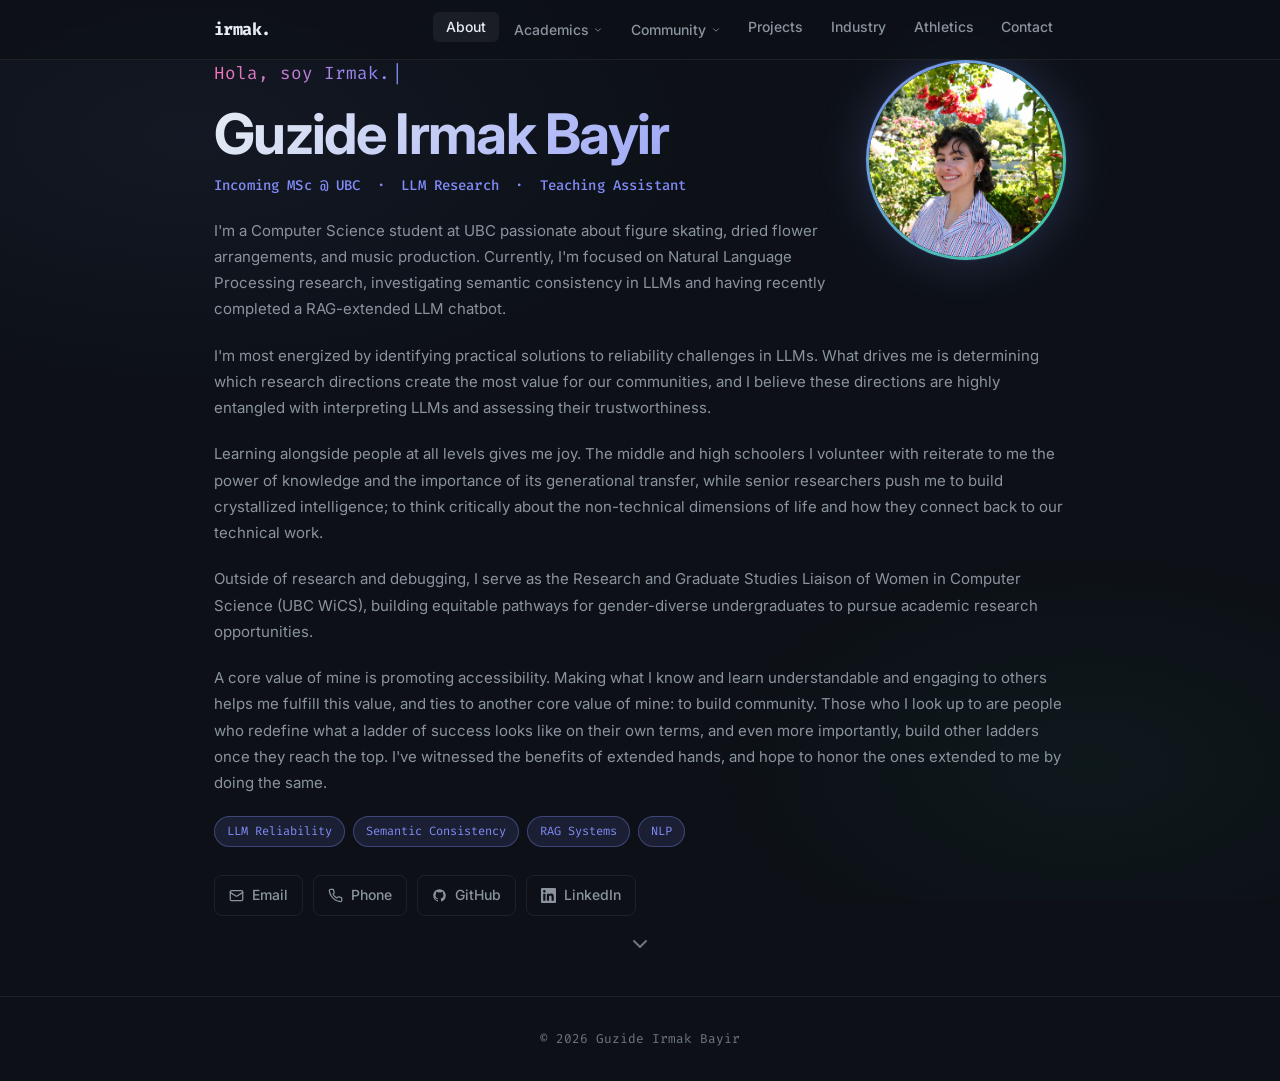
<file: index.html>
<!DOCTYPE html>
<html lang="en">
<head>
  <meta charset="UTF-8">
  <meta name="viewport" content="width=device-width, initial-scale=1">
  <title>Irmak Bayir</title>
  <link rel="preconnect" href="https://fonts.googleapis.com">
  <link rel="preconnect" href="https://fonts.gstatic.com" crossorigin>
  <link href="https://fonts.googleapis.com/css2?family=Inter:wght@300;400;500;600;700&family=Fira+Code:wght@400;500&family=Playfair+Display:wght@600&display=swap" rel="stylesheet">
  <link rel="stylesheet" href="style.css">
</head>
<body>

  <nav id="navbar">
    <div class="nav-inner">
      <a href="index.html" class="nav-brand">irmak.</a>
      <ul class="nav-links">
        <li><a href="index.html">About</a></li>
        <li class="dropdown">
          <button type="button" class="nav-dropdown-toggle" data-pages="education.html,academic.html,conferences.html" aria-haspopup="true" aria-expanded="false">
            Academics
            <svg class="chevron" xmlns="http://www.w3.org/2000/svg" viewBox="0 0 24 24" fill="none" stroke="currentColor" stroke-width="2" stroke-linecap="round" stroke-linejoin="round"><path d="m6 9 6 6 6-6"/></svg>
          </button>
          <ul class="dropdown-menu">
            <li><a href="education.html">Education</a></li>
            <li><a href="academic.html">Academic Experience</a></li>
            <li><a href="conferences.html">Conferences</a></li>
          </ul>
        </li>
        <li class="dropdown">
          <button type="button" class="nav-dropdown-toggle" data-pages="gender-diversity.html,indigenous-initiatives.html" aria-haspopup="true" aria-expanded="false">
            Community
            <svg class="chevron" xmlns="http://www.w3.org/2000/svg" viewBox="0 0 24 24" fill="none" stroke="currentColor" stroke-width="2" stroke-linecap="round" stroke-linejoin="round"><path d="m6 9 6 6 6-6"/></svg>
          </button>
          <ul class="dropdown-menu">
            <li><a href="gender-diversity.html">Gender Diversity</a></li>
            <li><a href="indigenous-initiatives.html">Indigenous Initiatives</a></li>
          </ul>
        </li>
        <li><a href="projects.html">Projects</a></li>
        <li><a href="industry.html">Industry</a></li>
        <li><a href="athletics.html">Athletics</a></li>
        <li><a href="contact.html">Contact</a></li>
      </ul>
    </div>
  </nav>

  <main>

    <!-- HERO -->
    <section id="about" class="hero">
      <div class="hero-text">
        <div id="greeter" aria-live="polite">
          <span id="greeterText"></span><span class="caret" aria-hidden="true">|</span>
        </div>
        <div class="hero-photo">
          <div class="photo-frame">
            <div class="photo-inner">
              <div class="photo-placeholder" aria-hidden="true">IB</div>
              <img src="headshot.png" alt="Irmak Bayir" onerror="this.style.opacity='0'">
            </div>
          </div>
        </div>
        <h1>Guzide Irmak Bayir</h1>
        <p class="hero-subtitle">Incoming&nbsp;MSc&nbsp;@&nbsp;UBC &nbsp;&middot;&nbsp; LLM Research &nbsp;&middot;&nbsp; Teaching&nbsp;Assistant</p>
        <p class="hero-bio">
          I'm a Computer Science student at UBC passionate about figure skating, dried flower
          arrangements, and music production. Currently, I'm focused on Natural Language Processing
          research, investigating semantic consistency in LLMs and having recently completed a
          RAG-extended LLM chatbot.
        </p>
        <p class="hero-bio">
          I'm most energized by identifying practical solutions to reliability challenges in LLMs. What drives me is determining which research directions create the most value for our communities, and I believe these directions are highly entangled with interpreting LLMs and assessing their trustworthiness.
        </p>
        <p class="hero-bio">
          Learning alongside people at all levels gives me joy. The middle and high schoolers I volunteer with reiterate to me the power of knowledge and the importance of its generational transfer, while senior researchers push me to build crystallized intelligence; to think critically about the non-technical dimensions of life and how they connect back to our technical work.
        </p>
        <p class="hero-bio">
          Outside of research and debugging, I serve as the Research and Graduate Studies Liaison of Women in Computer Science (UBC WiCS), building equitable pathways for gender-diverse undergraduates to pursue academic research opportunities.
        </p>
        <p class="hero-bio">
          A core value of mine is promoting accessibility. Making what I know and learn understandable and engaging to others helps me fulfill this value, and ties to another core value of mine: to build community. Those who I look up to are people who redefine what a ladder of success looks like on their own terms, and even more importantly, build other ladders once they reach the top. I've witnessed the benefits of extended hands, and hope to honor the ones extended to me by doing the same.
        </p>
        <div class="hero-tags">
          <span class="tag">LLM Reliability</span>
          <span class="tag">Semantic Consistency</span>
          <span class="tag">RAG Systems</span>
          <span class="tag">NLP</span>
        </div>
        <div class="hero-links">
          <a href="mailto:irmakbayir@gmail.com" class="icon-link" title="Email">
            <svg xmlns="http://www.w3.org/2000/svg" viewBox="0 0 24 24" fill="none" stroke="currentColor" stroke-width="2" stroke-linecap="round" stroke-linejoin="round"><rect x="2" y="4" width="20" height="16" rx="2"/><path d="m22 7-8.97 5.7a1.94 1.94 0 0 1-2.06 0L2 7"/></svg>
            Email
          </a>
          <a href="tel:+16047281573" class="icon-link" title="Phone">
            <svg xmlns="http://www.w3.org/2000/svg" viewBox="0 0 24 24" fill="none" stroke="currentColor" stroke-width="2" stroke-linecap="round" stroke-linejoin="round"><path d="M22 16.92v3a2 2 0 0 1-2.18 2 19.79 19.79 0 0 1-8.63-3.07 19.5 19.5 0 0 1-6-6 19.79 19.79 0 0 1-3.07-8.67A2 2 0 0 1 4.11 2h3a2 2 0 0 1 2 1.72c.127.96.362 1.903.7 2.81a2 2 0 0 1-.45 2.11L8.09 9.91a16 16 0 0 0 6 6l1.27-1.27a2 2 0 0 1 2.11-.45c.907.338 1.85.573 2.81.7A2 2 0 0 1 22 16.92z"/></svg>
            Phone
          </a>
          <a href="https://github.com/irmikimikmik" target="_blank" rel="noopener" class="icon-link" title="GitHub">
            <svg xmlns="http://www.w3.org/2000/svg" viewBox="0 0 24 24" fill="currentColor"><path d="M12 2C6.477 2 2 6.484 2 12.017c0 4.425 2.865 8.18 6.839 9.504.5.092.682-.217.682-.483 0-.237-.008-.868-.013-1.703-2.782.605-3.369-1.343-3.369-1.343-.454-1.158-1.11-1.466-1.11-1.466-.908-.62.069-.608.069-.608 1.003.07 1.531 1.032 1.531 1.032.892 1.53 2.341 1.088 2.91.832.092-.647.35-1.088.636-1.338-2.22-.253-4.555-1.113-4.555-4.951 0-1.093.39-1.988 1.029-2.688-.103-.253-.446-1.272.098-2.65 0 0 .84-.27 2.75 1.026A9.564 9.564 0 0 1 12 6.844a9.59 9.59 0 0 1 2.504.337c1.909-1.296 2.747-1.027 2.747-1.027.546 1.379.202 2.398.1 2.651.64.7 1.028 1.595 1.028 2.688 0 3.848-2.339 4.695-4.566 4.943.359.309.678.92.678 1.855 0 1.338-.012 2.419-.012 2.747 0 .268.18.58.688.482A10.02 10.02 0 0 0 22 12.017C22 6.484 17.522 2 12 2z"/></svg>
            GitHub
          </a>
          <a href="https://www.linkedin.com/in/guzide-irmak-b-129a14175/" target="_blank" rel="noopener" class="icon-link" title="LinkedIn">
            <svg xmlns="http://www.w3.org/2000/svg" viewBox="0 0 24 24" fill="currentColor"><path d="M20.447 20.452h-3.554v-5.569c0-1.328-.027-3.037-1.852-3.037-1.853 0-2.136 1.445-2.136 2.939v5.667H9.351V9h3.414v1.561h.046c.477-.9 1.637-1.85 3.37-1.85 3.601 0 4.267 2.37 4.267 5.455v6.286zM5.337 7.433a2.062 2.062 0 0 1-2.063-2.065 2.064 2.064 0 1 1 2.063 2.065zm1.782 13.019H3.555V9h3.564v11.452zM22.225 0H1.771C.792 0 0 .774 0 1.729v20.542C0 23.227.792 24 1.771 24h20.451C23.2 24 24 23.227 24 22.271V1.729C24 .774 23.2 0 22.222 0h.003z"/></svg>
            LinkedIn
          </a>
        </div>
      </div>
      <a href="education.html" class="scroll-hint" aria-label="Explore more">
        <svg xmlns="http://www.w3.org/2000/svg" viewBox="0 0 24 24" fill="none" stroke="currentColor" stroke-width="2" stroke-linecap="round" stroke-linejoin="round"><path d="m6 9 6 6 6-6"/></svg>
      </a>
    </section>

  </main>

  <footer>
    <p>&copy; 2026 Guzide Irmak Bayir</p>
  </footer>

  <script src="data.js"></script>
  <script src="render.js"></script>
  <script src="script.js"></script>
</body>
</html>
</file>
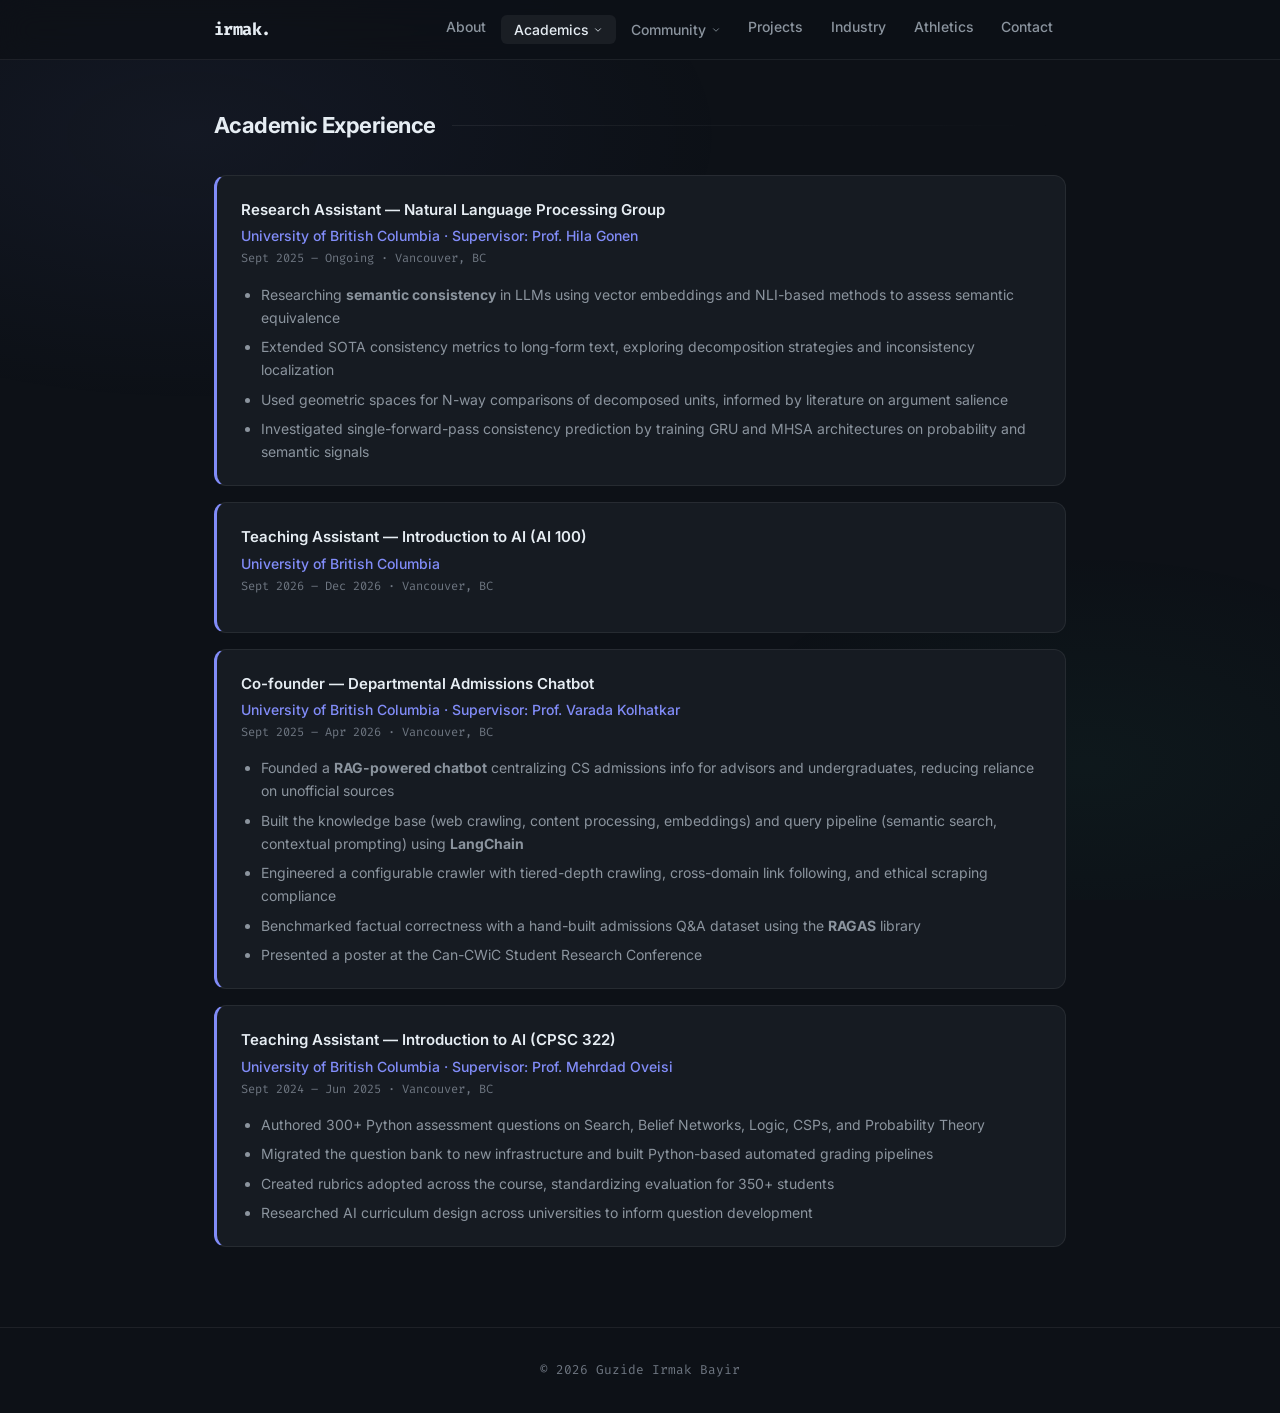
<file: academic.html>
<!DOCTYPE html>
<html lang="en">
<head>
  <meta charset="UTF-8">
  <meta name="viewport" content="width=device-width, initial-scale=1">
  <title>Academic Experience — Irmak Bayir</title>
  <link rel="preconnect" href="https://fonts.googleapis.com">
  <link rel="preconnect" href="https://fonts.gstatic.com" crossorigin>
  <link href="https://fonts.googleapis.com/css2?family=Inter:wght@300;400;500;600;700&family=Fira+Code:wght@400;500&family=Playfair+Display:wght@600&display=swap" rel="stylesheet">
  <link rel="stylesheet" href="style.css">
</head>
<body class="subpage">

  <nav id="navbar">
    <div class="nav-inner">
      <a href="index.html" class="nav-brand">irmak.</a>
      <ul class="nav-links">
        <li><a href="index.html">About</a></li>
        <li class="dropdown">
          <button type="button" class="nav-dropdown-toggle" data-pages="education.html,academic.html,conferences.html" aria-haspopup="true" aria-expanded="false">
            Academics
            <svg class="chevron" xmlns="http://www.w3.org/2000/svg" viewBox="0 0 24 24" fill="none" stroke="currentColor" stroke-width="2" stroke-linecap="round" stroke-linejoin="round"><path d="m6 9 6 6 6-6"/></svg>
          </button>
          <ul class="dropdown-menu">
            <li><a href="education.html">Education</a></li>
            <li><a href="academic.html">Academic Experience</a></li>
            <li><a href="conferences.html">Conferences</a></li>
          </ul>
        </li>
        <li class="dropdown">
          <button type="button" class="nav-dropdown-toggle" data-pages="gender-diversity.html,indigenous-initiatives.html" aria-haspopup="true" aria-expanded="false">
            Community
            <svg class="chevron" xmlns="http://www.w3.org/2000/svg" viewBox="0 0 24 24" fill="none" stroke="currentColor" stroke-width="2" stroke-linecap="round" stroke-linejoin="round"><path d="m6 9 6 6 6-6"/></svg>
          </button>
          <ul class="dropdown-menu">
            <li><a href="gender-diversity.html">Gender Diversity</a></li>
            <li><a href="indigenous-initiatives.html">Indigenous Initiatives</a></li>
          </ul>
        </li>
        <li><a href="projects.html">Projects</a></li>
        <li><a href="industry.html">Industry</a></li>
        <li><a href="athletics.html">Athletics</a></li>
        <li><a href="contact.html">Contact</a></li>
      </ul>
    </div>
  </nav>

  <main>
    <section id="academic">
      <h2 class="section-title">Academic Experience</h2>
      <div id="academic-list" class="timeline"></div>
    </section>
  </main>

  <footer>
    <p>&copy; 2026 Guzide Irmak Bayir</p>
  </footer>

  <script src="data.js"></script>
  <script src="render.js"></script>
  <script src="script.js"></script>
</body>
</html>
</file>
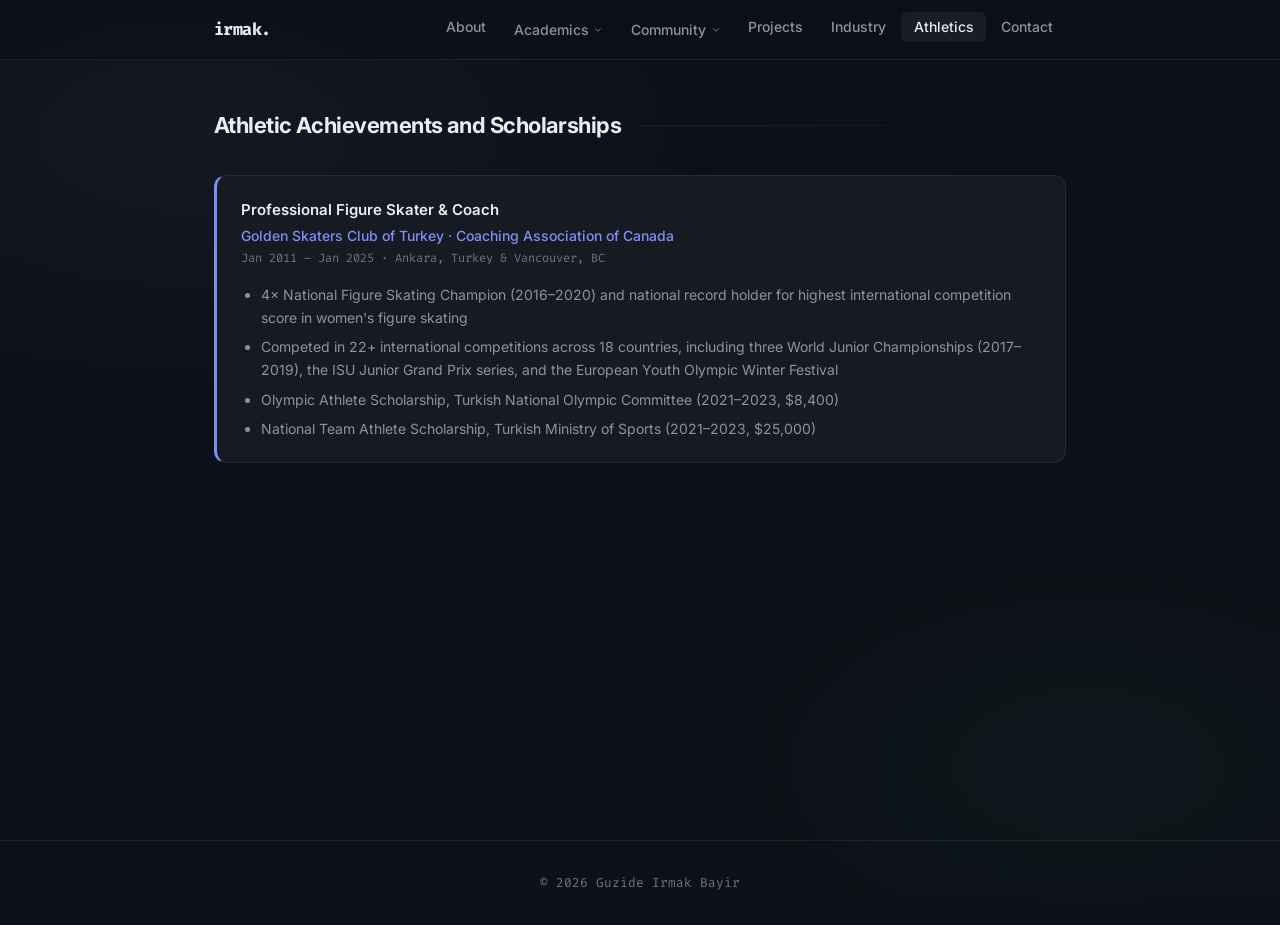
<file: athletics.html>
<!DOCTYPE html>
<html lang="en">
<head>
  <meta charset="UTF-8">
  <meta name="viewport" content="width=device-width, initial-scale=1">
  <title>Athletic Achievements — Irmak Bayir</title>
  <link rel="preconnect" href="https://fonts.googleapis.com">
  <link rel="preconnect" href="https://fonts.gstatic.com" crossorigin>
  <link href="https://fonts.googleapis.com/css2?family=Inter:wght@300;400;500;600;700&family=Fira+Code:wght@400;500&family=Playfair+Display:wght@600&display=swap" rel="stylesheet">
  <link rel="stylesheet" href="style.css">
</head>
<body class="subpage">

  <nav id="navbar">
    <div class="nav-inner">
      <a href="index.html" class="nav-brand">irmak.</a>
      <ul class="nav-links">
        <li><a href="index.html">About</a></li>
        <li class="dropdown">
          <button type="button" class="nav-dropdown-toggle" data-pages="education.html,academic.html,conferences.html" aria-haspopup="true" aria-expanded="false">
            Academics
            <svg class="chevron" xmlns="http://www.w3.org/2000/svg" viewBox="0 0 24 24" fill="none" stroke="currentColor" stroke-width="2" stroke-linecap="round" stroke-linejoin="round"><path d="m6 9 6 6 6-6"/></svg>
          </button>
          <ul class="dropdown-menu">
            <li><a href="education.html">Education</a></li>
            <li><a href="academic.html">Academic Experience</a></li>
            <li><a href="conferences.html">Conferences</a></li>
          </ul>
        </li>
        <li class="dropdown">
          <button type="button" class="nav-dropdown-toggle" data-pages="gender-diversity.html,indigenous-initiatives.html" aria-haspopup="true" aria-expanded="false">
            Community
            <svg class="chevron" xmlns="http://www.w3.org/2000/svg" viewBox="0 0 24 24" fill="none" stroke="currentColor" stroke-width="2" stroke-linecap="round" stroke-linejoin="round"><path d="m6 9 6 6 6-6"/></svg>
          </button>
          <ul class="dropdown-menu">
            <li><a href="gender-diversity.html">Gender Diversity</a></li>
            <li><a href="indigenous-initiatives.html">Indigenous Initiatives</a></li>
          </ul>
        </li>
        <li><a href="projects.html">Projects</a></li>
        <li><a href="industry.html">Industry</a></li>
        <li><a href="athletics.html">Athletics</a></li>
        <li><a href="contact.html">Contact</a></li>
      </ul>
    </div>
  </nav>

  <main>
    <section id="athletics">
      <h2 class="section-title">Athletic Achievements and Scholarships</h2>
      <div id="athletic-list" class="timeline"></div>
    </section>
  </main>

  <footer>
    <p>&copy; 2026 Guzide Irmak Bayir</p>
  </footer>

  <script src="data.js"></script>
  <script src="render.js"></script>
  <script src="script.js"></script>
</body>
</html>
</file>
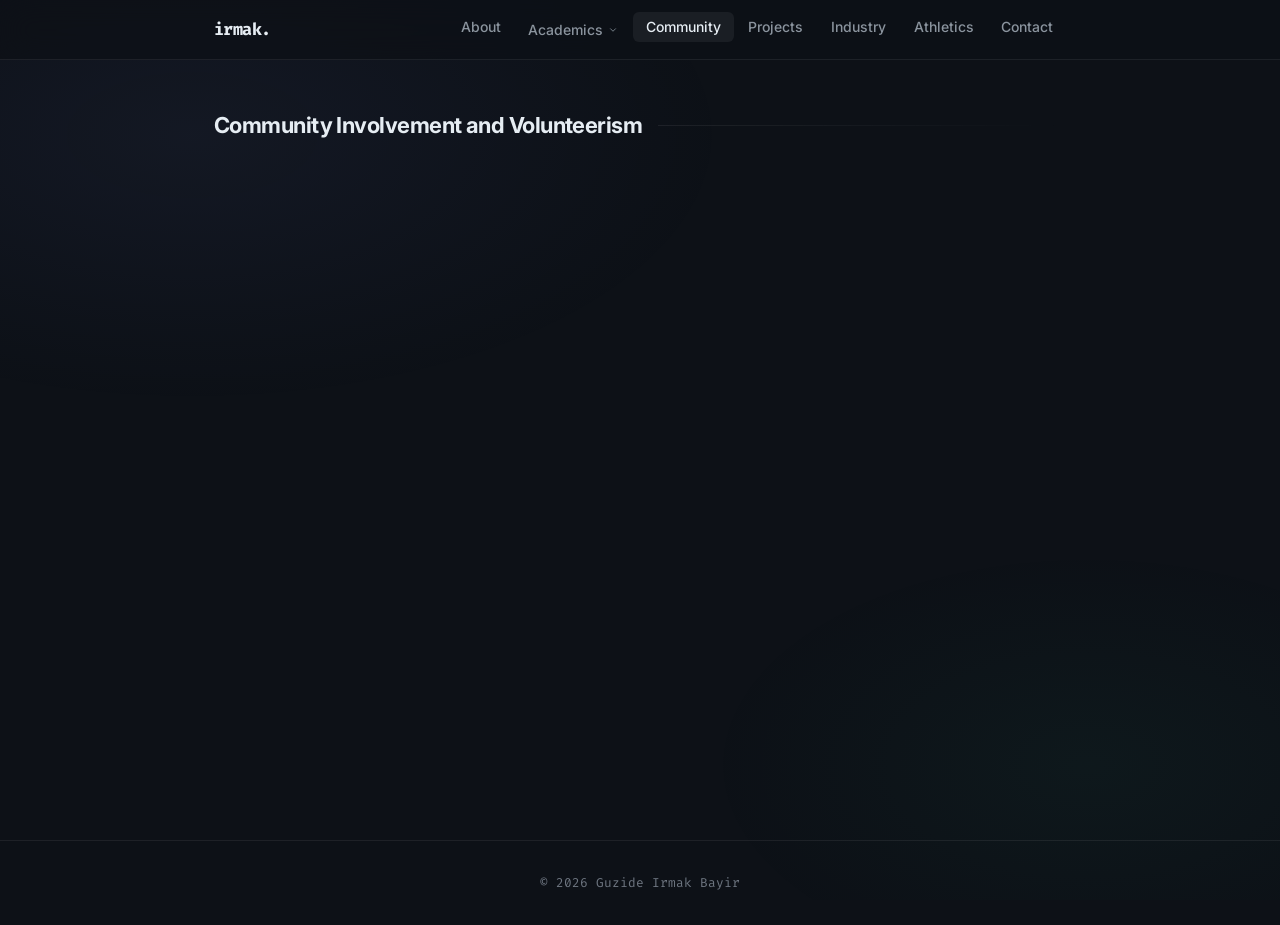
<file: community.html>
<!DOCTYPE html>
<html lang="en">
<head>
  <meta charset="UTF-8">
  <meta name="viewport" content="width=device-width, initial-scale=1">
  <title>Community Involvement — Irmak Bayir</title>
  <link rel="preconnect" href="https://fonts.googleapis.com">
  <link rel="preconnect" href="https://fonts.gstatic.com" crossorigin>
  <link href="https://fonts.googleapis.com/css2?family=Inter:wght@300;400;500;600;700&family=Fira+Code:wght@400;500&family=Playfair+Display:wght@600&display=swap" rel="stylesheet">
  <link rel="stylesheet" href="style.css">
</head>
<body class="subpage">

  <nav id="navbar">
    <div class="nav-inner">
      <a href="index.html" class="nav-brand">irmak.</a>
      <ul class="nav-links">
        <li><a href="index.html">About</a></li>
        <li class="dropdown">
          <button type="button" class="nav-dropdown-toggle" aria-haspopup="true" aria-expanded="false">
            Academics
            <svg class="chevron" xmlns="http://www.w3.org/2000/svg" viewBox="0 0 24 24" fill="none" stroke="currentColor" stroke-width="2" stroke-linecap="round" stroke-linejoin="round"><path d="m6 9 6 6 6-6"/></svg>
          </button>
          <ul class="dropdown-menu">
            <li><a href="education.html">Education</a></li>
            <li><a href="academic.html">Academic Experience</a></li>
            <li><a href="conferences.html">Conferences</a></li>
          </ul>
        </li>
        <li><a href="community.html">Community</a></li>
        <li><a href="projects.html">Projects</a></li>
        <li><a href="industry.html">Industry</a></li>
        <li><a href="athletics.html">Athletics</a></li>
        <li><a href="contact.html">Contact</a></li>
      </ul>
    </div>
  </nav>

  <main>
    <section id="community">
      <h2 class="section-title">Community Involvement and Volunteerism</h2>
      <div id="community-list" class="timeline"></div>
    </section>
  </main>

  <footer>
    <p>&copy; 2026 Guzide Irmak Bayir</p>
  </footer>

  <script src="data.js"></script>
  <script src="render.js"></script>
  <script src="script.js"></script>
</body>
</html>
</file>
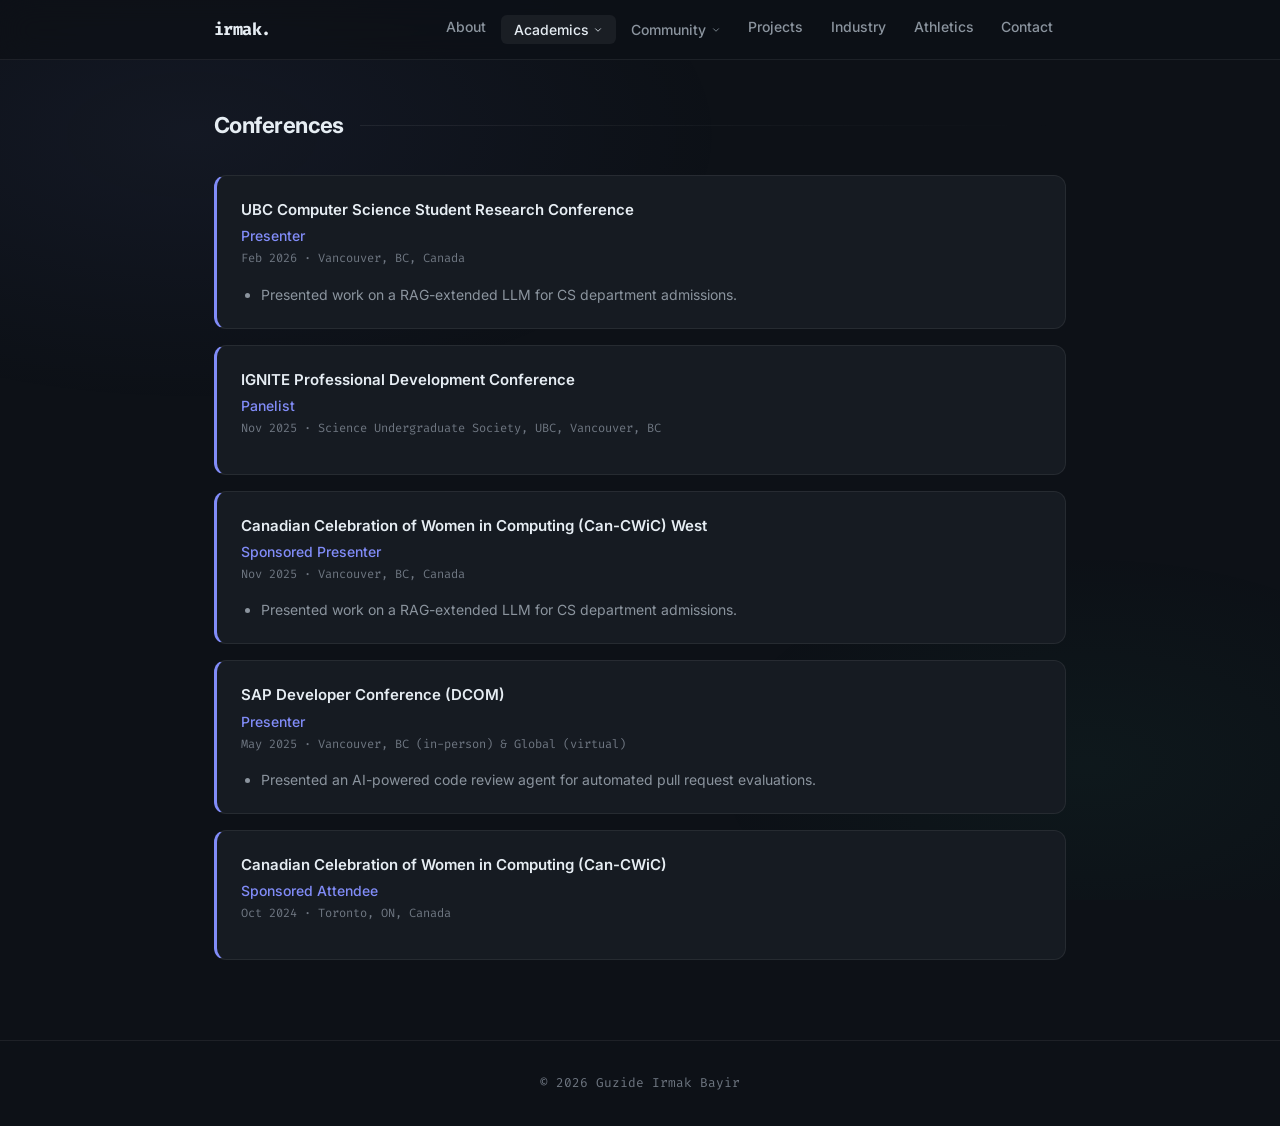
<file: conferences.html>
<!DOCTYPE html>
<html lang="en">
<head>
  <meta charset="UTF-8">
  <meta name="viewport" content="width=device-width, initial-scale=1">
  <title>Conferences — Irmak Bayir</title>
  <link rel="preconnect" href="https://fonts.googleapis.com">
  <link rel="preconnect" href="https://fonts.gstatic.com" crossorigin>
  <link href="https://fonts.googleapis.com/css2?family=Inter:wght@300;400;500;600;700&family=Fira+Code:wght@400;500&family=Playfair+Display:wght@600&display=swap" rel="stylesheet">
  <link rel="stylesheet" href="style.css">
</head>
<body class="subpage">

  <nav id="navbar">
    <div class="nav-inner">
      <a href="index.html" class="nav-brand">irmak.</a>
      <ul class="nav-links">
        <li><a href="index.html">About</a></li>
        <li class="dropdown">
          <button type="button" class="nav-dropdown-toggle" data-pages="education.html,academic.html,conferences.html" aria-haspopup="true" aria-expanded="false">
            Academics
            <svg class="chevron" xmlns="http://www.w3.org/2000/svg" viewBox="0 0 24 24" fill="none" stroke="currentColor" stroke-width="2" stroke-linecap="round" stroke-linejoin="round"><path d="m6 9 6 6 6-6"/></svg>
          </button>
          <ul class="dropdown-menu">
            <li><a href="education.html">Education</a></li>
            <li><a href="academic.html">Academic Experience</a></li>
            <li><a href="conferences.html">Conferences</a></li>
          </ul>
        </li>
        <li class="dropdown">
          <button type="button" class="nav-dropdown-toggle" data-pages="gender-diversity.html,indigenous-initiatives.html" aria-haspopup="true" aria-expanded="false">
            Community
            <svg class="chevron" xmlns="http://www.w3.org/2000/svg" viewBox="0 0 24 24" fill="none" stroke="currentColor" stroke-width="2" stroke-linecap="round" stroke-linejoin="round"><path d="m6 9 6 6 6-6"/></svg>
          </button>
          <ul class="dropdown-menu">
            <li><a href="gender-diversity.html">Gender Diversity</a></li>
            <li><a href="indigenous-initiatives.html">Indigenous Initiatives</a></li>
          </ul>
        </li>
        <li><a href="projects.html">Projects</a></li>
        <li><a href="industry.html">Industry</a></li>
        <li><a href="athletics.html">Athletics</a></li>
        <li><a href="contact.html">Contact</a></li>
      </ul>
    </div>
  </nav>

  <main>
    <section id="conferences">
      <h2 class="section-title">Conferences</h2>
      <div id="conference-list" class="timeline"></div>
    </section>
  </main>

  <footer>
    <p>&copy; 2026 Guzide Irmak Bayir</p>
  </footer>

  <script src="data.js"></script>
  <script src="render.js"></script>
  <script src="script.js"></script>
</body>
</html>
</file>
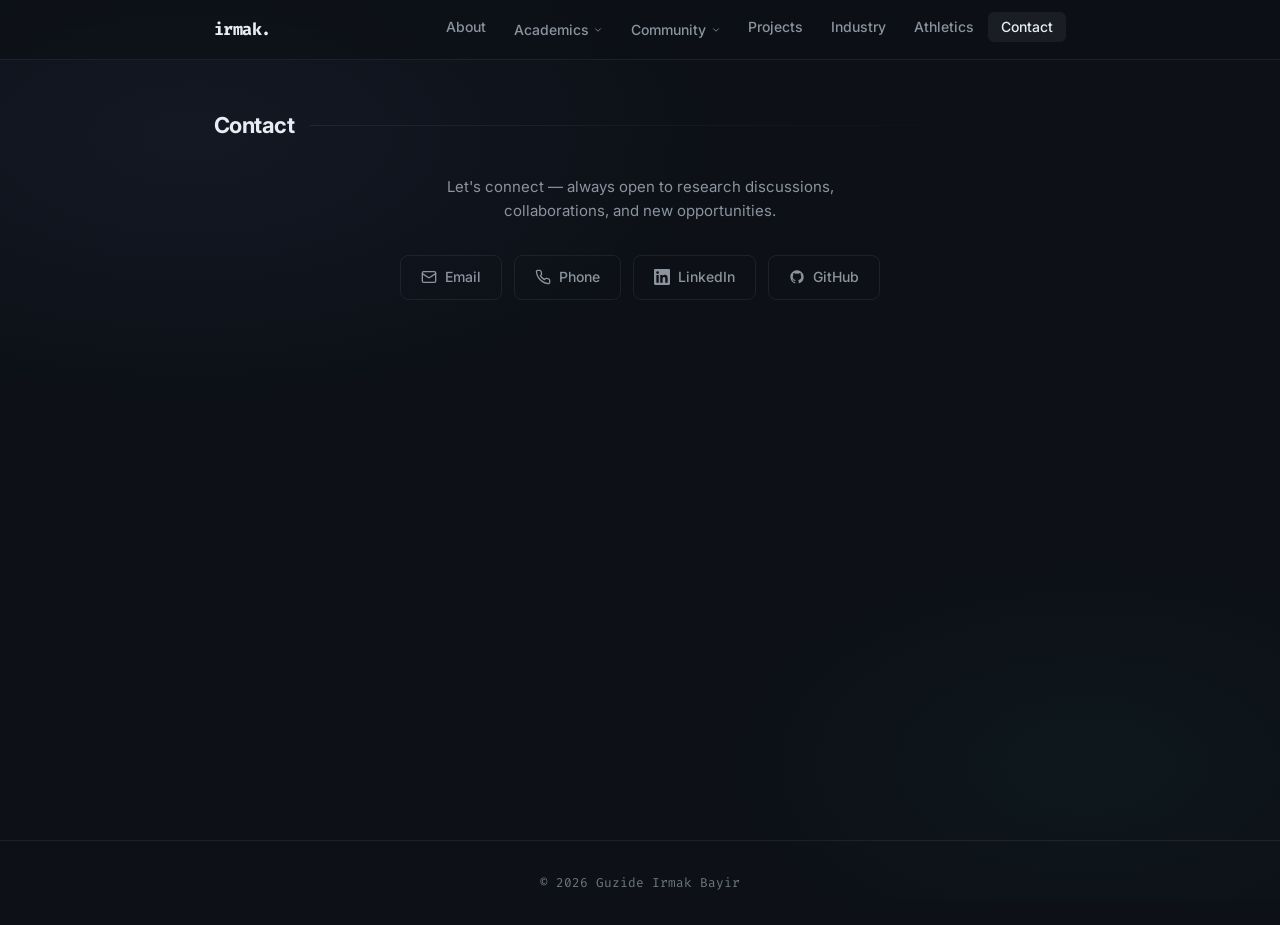
<file: contact.html>
<!DOCTYPE html>
<html lang="en">
<head>
  <meta charset="UTF-8">
  <meta name="viewport" content="width=device-width, initial-scale=1">
  <title>Contact — Irmak Bayir</title>
  <link rel="preconnect" href="https://fonts.googleapis.com">
  <link rel="preconnect" href="https://fonts.gstatic.com" crossorigin>
  <link href="https://fonts.googleapis.com/css2?family=Inter:wght@300;400;500;600;700&family=Fira+Code:wght@400;500&family=Playfair+Display:wght@600&display=swap" rel="stylesheet">
  <link rel="stylesheet" href="style.css">
</head>
<body class="subpage">

  <nav id="navbar">
    <div class="nav-inner">
      <a href="index.html" class="nav-brand">irmak.</a>
      <ul class="nav-links">
        <li><a href="index.html">About</a></li>
        <li class="dropdown">
          <button type="button" class="nav-dropdown-toggle" data-pages="education.html,academic.html,conferences.html" aria-haspopup="true" aria-expanded="false">
            Academics
            <svg class="chevron" xmlns="http://www.w3.org/2000/svg" viewBox="0 0 24 24" fill="none" stroke="currentColor" stroke-width="2" stroke-linecap="round" stroke-linejoin="round"><path d="m6 9 6 6 6-6"/></svg>
          </button>
          <ul class="dropdown-menu">
            <li><a href="education.html">Education</a></li>
            <li><a href="academic.html">Academic Experience</a></li>
            <li><a href="conferences.html">Conferences</a></li>
          </ul>
        </li>
        <li class="dropdown">
          <button type="button" class="nav-dropdown-toggle" data-pages="gender-diversity.html,indigenous-initiatives.html" aria-haspopup="true" aria-expanded="false">
            Community
            <svg class="chevron" xmlns="http://www.w3.org/2000/svg" viewBox="0 0 24 24" fill="none" stroke="currentColor" stroke-width="2" stroke-linecap="round" stroke-linejoin="round"><path d="m6 9 6 6 6-6"/></svg>
          </button>
          <ul class="dropdown-menu">
            <li><a href="gender-diversity.html">Gender Diversity</a></li>
            <li><a href="indigenous-initiatives.html">Indigenous Initiatives</a></li>
          </ul>
        </li>
        <li><a href="projects.html">Projects</a></li>
        <li><a href="industry.html">Industry</a></li>
        <li><a href="athletics.html">Athletics</a></li>
        <li><a href="contact.html">Contact</a></li>
      </ul>
    </div>
  </nav>

  <main>
    <section id="contact">
      <h2 class="section-title">Contact</h2>
      <p class="contact-intro">Let's connect &mdash; always open to research discussions, collaborations, and new opportunities.</p>
      <div class="contact-links">
        <a href="mailto:irmakbayir@gmail.com">
          <svg xmlns="http://www.w3.org/2000/svg" viewBox="0 0 24 24" fill="none" stroke="currentColor" stroke-width="2" stroke-linecap="round" stroke-linejoin="round" width="16" height="16"><rect x="2" y="4" width="20" height="16" rx="2"/><path d="m22 7-8.97 5.7a1.94 1.94 0 0 1-2.06 0L2 7"/></svg>
          Email
        </a>
        <a href="tel:+16047281573">
          <svg xmlns="http://www.w3.org/2000/svg" viewBox="0 0 24 24" fill="none" stroke="currentColor" stroke-width="2" stroke-linecap="round" stroke-linejoin="round" width="16" height="16"><path d="M22 16.92v3a2 2 0 0 1-2.18 2 19.79 19.79 0 0 1-8.63-3.07 19.5 19.5 0 0 1-6-6 19.79 19.79 0 0 1-3.07-8.67A2 2 0 0 1 4.11 2h3a2 2 0 0 1 2 1.72c.127.96.362 1.903.7 2.81a2 2 0 0 1-.45 2.11L8.09 9.91a16 16 0 0 0 6 6l1.27-1.27a2 2 0 0 1 2.11-.45c.907.338 1.85.573 2.81.7A2 2 0 0 1 22 16.92z"/></svg>
          Phone
        </a>
        <a href="https://www.linkedin.com/in/guzide-irmak-b-129a14175/" target="_blank" rel="noopener">
          <svg xmlns="http://www.w3.org/2000/svg" viewBox="0 0 24 24" fill="currentColor" width="16" height="16"><path d="M20.447 20.452h-3.554v-5.569c0-1.328-.027-3.037-1.852-3.037-1.853 0-2.136 1.445-2.136 2.939v5.667H9.351V9h3.414v1.561h.046c.477-.9 1.637-1.85 3.37-1.85 3.601 0 4.267 2.37 4.267 5.455v6.286zM5.337 7.433a2.062 2.062 0 0 1-2.063-2.065 2.064 2.064 0 1 1 2.063 2.065zm1.782 13.019H3.555V9h3.564v11.452zM22.225 0H1.771C.792 0 0 .774 0 1.729v20.542C0 23.227.792 24 1.771 24h20.451C23.2 24 24 23.227 24 22.271V1.729C24 .774 23.2 0 22.222 0h.003z"/></svg>
          LinkedIn
        </a>
        <a href="https://github.com/irmikimikmik" target="_blank" rel="noopener">
          <svg xmlns="http://www.w3.org/2000/svg" viewBox="0 0 24 24" fill="currentColor" width="16" height="16"><path d="M12 2C6.477 2 2 6.484 2 12.017c0 4.425 2.865 8.18 6.839 9.504.5.092.682-.217.682-.483 0-.237-.008-.868-.013-1.703-2.782.605-3.369-1.343-3.369-1.343-.454-1.158-1.11-1.466-1.11-1.466-.908-.62.069-.608.069-.608 1.003.07 1.531 1.032 1.531 1.032.892 1.53 2.341 1.088 2.91.832.092-.647.35-1.088.636-1.338-2.22-.253-4.555-1.113-4.555-4.951 0-1.093.39-1.988 1.029-2.688-.103-.253-.446-1.272.098-2.65 0 0 .84-.27 2.75 1.026A9.564 9.564 0 0 1 12 6.844a9.59 9.59 0 0 1 2.504.337c1.909-1.296 2.747-1.027 2.747-1.027.546 1.379.202 2.398.1 2.651.64.7 1.028 1.595 1.028 2.688 0 3.848-2.339 4.695-4.566 4.943.359.309.678.92.678 1.855 0 1.338-.012 2.419-.012 2.747 0 .268.18.58.688.482A10.02 10.02 0 0 0 22 12.017C22 6.484 17.522 2 12 2z"/></svg>
          GitHub
        </a>
      </div>
    </section>
  </main>

  <footer>
    <p>&copy; 2026 Guzide Irmak Bayir</p>
  </footer>

  <script src="data.js"></script>
  <script src="render.js"></script>
  <script src="script.js"></script>
</body>
</html>
</file>
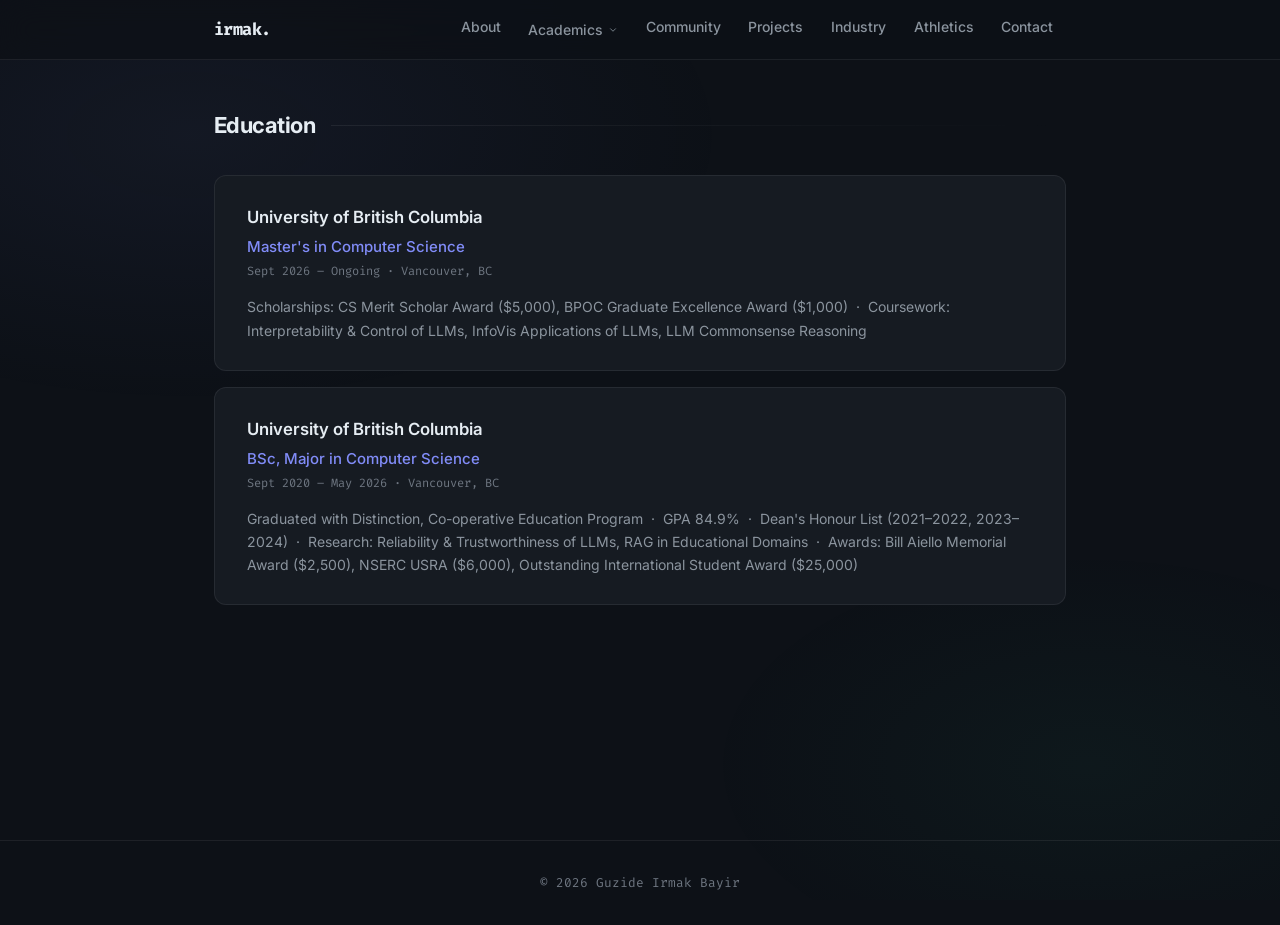
<file: education.html>
<!DOCTYPE html>
<html lang="en">
<head>
  <meta charset="UTF-8">
  <meta name="viewport" content="width=device-width, initial-scale=1">
  <title>Education — Irmak Bayir</title>
  <link rel="preconnect" href="https://fonts.googleapis.com">
  <link rel="preconnect" href="https://fonts.gstatic.com" crossorigin>
  <link href="https://fonts.googleapis.com/css2?family=Inter:wght@300;400;500;600;700&family=Fira+Code:wght@400;500&family=Playfair+Display:wght@600&display=swap" rel="stylesheet">
  <link rel="stylesheet" href="style.css">
</head>
<body class="subpage">

  <nav id="navbar">
    <div class="nav-inner">
      <a href="index.html" class="nav-brand">irmak.</a>
      <ul class="nav-links">
        <li><a href="index.html">About</a></li>
        <li class="dropdown">
          <button type="button" class="nav-dropdown-toggle" aria-haspopup="true" aria-expanded="false">
            Academics
            <svg class="chevron" xmlns="http://www.w3.org/2000/svg" viewBox="0 0 24 24" fill="none" stroke="currentColor" stroke-width="2" stroke-linecap="round" stroke-linejoin="round"><path d="m6 9 6 6 6-6"/></svg>
          </button>
          <ul class="dropdown-menu">
            <li><a href="education.html">Education</a></li>
            <li><a href="academic.html">Academic Experience</a></li>
            <li><a href="conferences.html">Conferences</a></li>
          </ul>
        </li>
        <li><a href="community.html">Community</a></li>
        <li><a href="projects.html">Projects</a></li>
        <li><a href="industry.html">Industry</a></li>
        <li><a href="athletics.html">Athletics</a></li>
        <li><a href="contact.html">Contact</a></li>
      </ul>
    </div>
  </nav>

  <main>
    <section id="education">
      <h2 class="section-title">Education</h2>
      <div id="education-block"></div>
    </section>
  </main>

  <footer>
    <p>&copy; 2026 Guzide Irmak Bayir</p>
  </footer>

  <script src="data.js"></script>
  <script src="render.js"></script>
  <script src="script.js"></script>
</body>
</html>
</file>
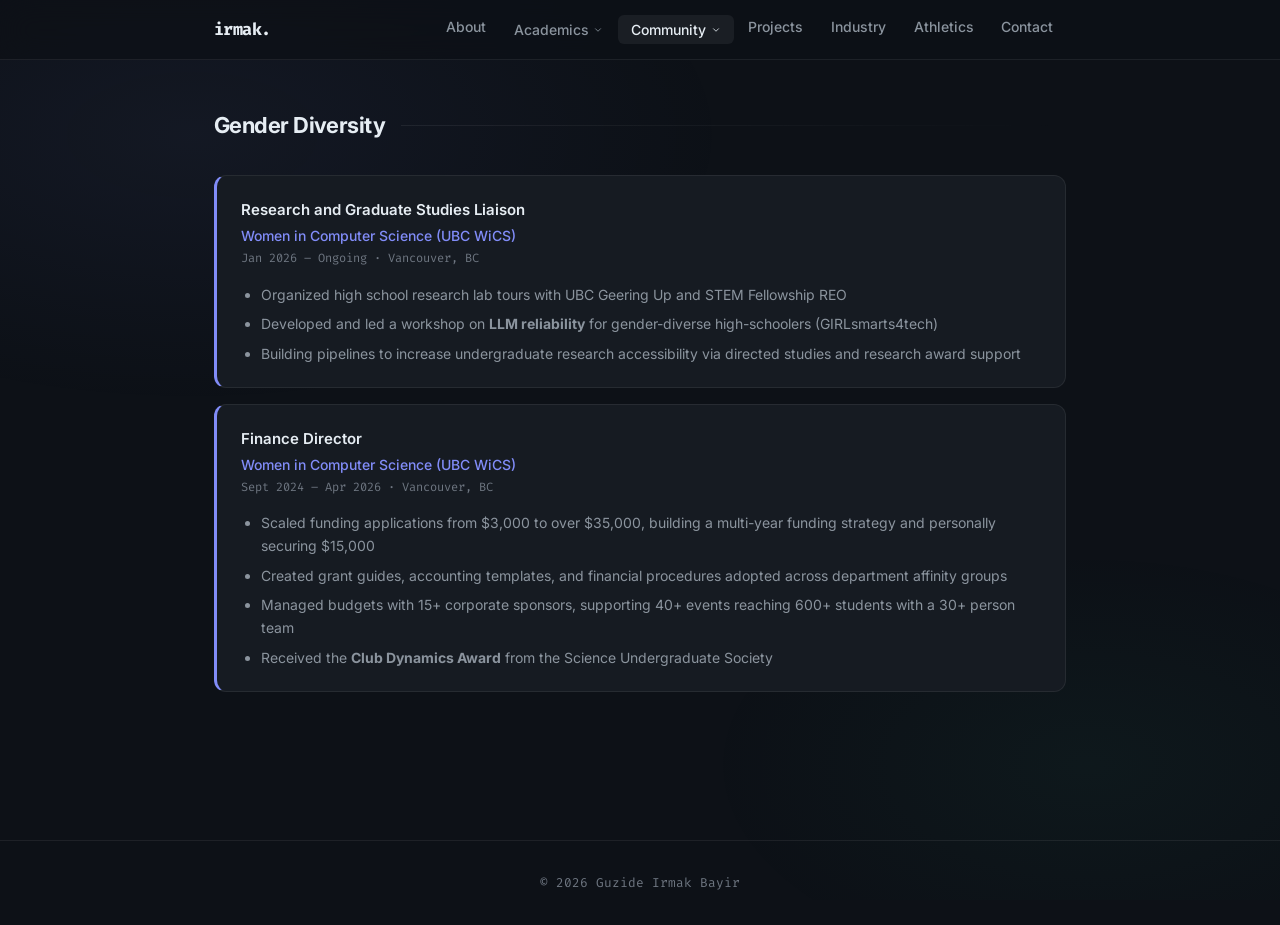
<file: gender-diversity.html>
<!DOCTYPE html>
<html lang="en">
<head>
  <meta charset="UTF-8">
  <meta name="viewport" content="width=device-width, initial-scale=1">
  <title>Gender Diversity — Irmak Bayir</title>
  <link rel="preconnect" href="https://fonts.googleapis.com">
  <link rel="preconnect" href="https://fonts.gstatic.com" crossorigin>
  <link href="https://fonts.googleapis.com/css2?family=Inter:wght@300;400;500;600;700&family=Fira+Code:wght@400;500&family=Playfair+Display:wght@600&display=swap" rel="stylesheet">
  <link rel="stylesheet" href="style.css">
</head>
<body class="subpage">

  <nav id="navbar">
    <div class="nav-inner">
      <a href="index.html" class="nav-brand">irmak.</a>
      <ul class="nav-links">
        <li><a href="index.html">About</a></li>
        <li class="dropdown">
          <button type="button" class="nav-dropdown-toggle" data-pages="education.html,academic.html,conferences.html" aria-haspopup="true" aria-expanded="false">
            Academics
            <svg class="chevron" xmlns="http://www.w3.org/2000/svg" viewBox="0 0 24 24" fill="none" stroke="currentColor" stroke-width="2" stroke-linecap="round" stroke-linejoin="round"><path d="m6 9 6 6 6-6"/></svg>
          </button>
          <ul class="dropdown-menu">
            <li><a href="education.html">Education</a></li>
            <li><a href="academic.html">Academic Experience</a></li>
            <li><a href="conferences.html">Conferences</a></li>
          </ul>
        </li>
        <li class="dropdown">
          <button type="button" class="nav-dropdown-toggle" data-pages="gender-diversity.html,indigenous-initiatives.html" aria-haspopup="true" aria-expanded="false">
            Community
            <svg class="chevron" xmlns="http://www.w3.org/2000/svg" viewBox="0 0 24 24" fill="none" stroke="currentColor" stroke-width="2" stroke-linecap="round" stroke-linejoin="round"><path d="m6 9 6 6 6-6"/></svg>
          </button>
          <ul class="dropdown-menu">
            <li><a href="gender-diversity.html">Gender Diversity</a></li>
            <li><a href="indigenous-initiatives.html">Indigenous Initiatives</a></li>
          </ul>
        </li>
        <li><a href="projects.html">Projects</a></li>
        <li><a href="industry.html">Industry</a></li>
        <li><a href="athletics.html">Athletics</a></li>
        <li><a href="contact.html">Contact</a></li>
      </ul>
    </div>
  </nav>

  <main>
    <section id="gender-diversity">
      <h2 class="section-title">Gender Diversity</h2>
      <div id="gender-diversity-list" class="timeline"></div>
    </section>
  </main>

  <footer>
    <p>&copy; 2026 Guzide Irmak Bayir</p>
  </footer>

  <script src="data.js"></script>
  <script src="render.js"></script>
  <script src="script.js"></script>
</body>
</html>
</file>
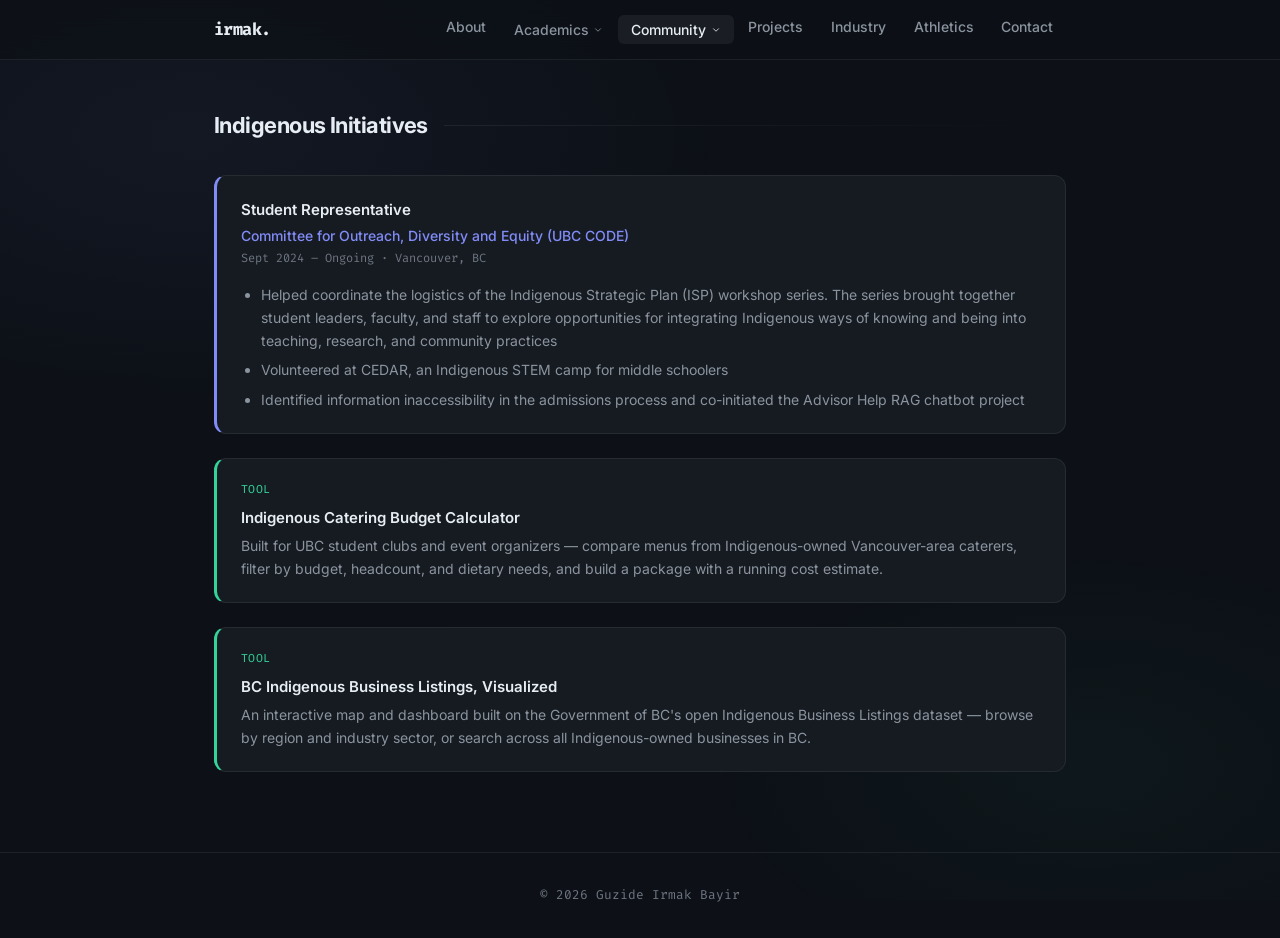
<file: indigenous-initiatives.html>
<!DOCTYPE html>
<html lang="en">
<head>
  <meta charset="UTF-8">
  <meta name="viewport" content="width=device-width, initial-scale=1">
  <title>Indigenous Initiatives — Irmak Bayir</title>
  <link rel="preconnect" href="https://fonts.googleapis.com">
  <link rel="preconnect" href="https://fonts.gstatic.com" crossorigin>
  <link href="https://fonts.googleapis.com/css2?family=Inter:wght@300;400;500;600;700&family=Fira+Code:wght@400;500&family=Playfair+Display:wght@600&display=swap" rel="stylesheet">
  <link rel="stylesheet" href="style.css">
  <style>
    .tool-callout {
      display: block;
      background: var(--surface);
      border: 1px solid var(--border);
      border-left: 3px solid var(--accent-2);
      border-radius: var(--radius);
      padding: 1.375rem 1.5rem;
      text-decoration: none;
      transition: border-left-color 0.2s, background 0.2s, transform 0.2s;
      margin-top: 1.5rem;
    }
    .tool-callout:hover { background: var(--surface-hover); transform: translateX(2px); }
    .tool-callout h3 { font-size: 0.9375rem; font-weight: 600; color: var(--text); margin-bottom: 0.35rem; }
    .tool-callout p { font-size: 0.875rem; color: var(--text-muted); line-height: 1.6; }
    .tool-callout .eyebrow {
      font-family: var(--font-mono); font-size: 0.72rem; color: var(--accent-2);
      text-transform: uppercase; letter-spacing: 0.04em; margin-bottom: 0.4rem; display: block;
    }
  </style>
</head>
<body class="subpage">

  <nav id="navbar">
    <div class="nav-inner">
      <a href="index.html" class="nav-brand">irmak.</a>
      <ul class="nav-links">
        <li><a href="index.html">About</a></li>
        <li class="dropdown">
          <button type="button" class="nav-dropdown-toggle" data-pages="education.html,academic.html,conferences.html" aria-haspopup="true" aria-expanded="false">
            Academics
            <svg class="chevron" xmlns="http://www.w3.org/2000/svg" viewBox="0 0 24 24" fill="none" stroke="currentColor" stroke-width="2" stroke-linecap="round" stroke-linejoin="round"><path d="m6 9 6 6 6-6"/></svg>
          </button>
          <ul class="dropdown-menu">
            <li><a href="education.html">Education</a></li>
            <li><a href="academic.html">Academic Experience</a></li>
            <li><a href="conferences.html">Conferences</a></li>
          </ul>
        </li>
        <li class="dropdown">
          <button type="button" class="nav-dropdown-toggle" data-pages="gender-diversity.html,indigenous-initiatives.html" aria-haspopup="true" aria-expanded="false">
            Community
            <svg class="chevron" xmlns="http://www.w3.org/2000/svg" viewBox="0 0 24 24" fill="none" stroke="currentColor" stroke-width="2" stroke-linecap="round" stroke-linejoin="round"><path d="m6 9 6 6 6-6"/></svg>
          </button>
          <ul class="dropdown-menu">
            <li><a href="gender-diversity.html">Gender Diversity</a></li>
            <li><a href="indigenous-initiatives.html">Indigenous Initiatives</a></li>
          </ul>
        </li>
        <li><a href="projects.html">Projects</a></li>
        <li><a href="industry.html">Industry</a></li>
        <li><a href="athletics.html">Athletics</a></li>
        <li><a href="contact.html">Contact</a></li>
      </ul>
    </div>
  </nav>

  <main>
    <section id="indigenous-initiatives">
      <h2 class="section-title">Indigenous Initiatives</h2>
      <div id="indigenous-list" class="timeline"></div>

      <a class="tool-callout" href="indigenous_catering/index.html">
        <span class="eyebrow">Tool</span>
        <h3>Indigenous Catering Budget Calculator</h3>
        <p>Built for UBC student clubs and event organizers — compare menus from Indigenous-owned Vancouver-area caterers, filter by budget, headcount, and dietary needs, and build a package with a running cost estimate.</p>
      </a>

      <a class="tool-callout" href="indigenous_businesses/index.html">
        <span class="eyebrow">Tool</span>
        <h3>BC Indigenous Business Listings, Visualized</h3>
        <p>An interactive map and dashboard built on the Government of BC's open Indigenous Business Listings dataset — browse by region and industry sector, or search across all Indigenous-owned businesses in BC.</p>
      </a>
    </section>
  </main>

  <footer>
    <p>&copy; 2026 Guzide Irmak Bayir</p>
  </footer>

  <script src="data.js"></script>
  <script src="render.js"></script>
  <script src="script.js"></script>
</body>
</html>
</file>
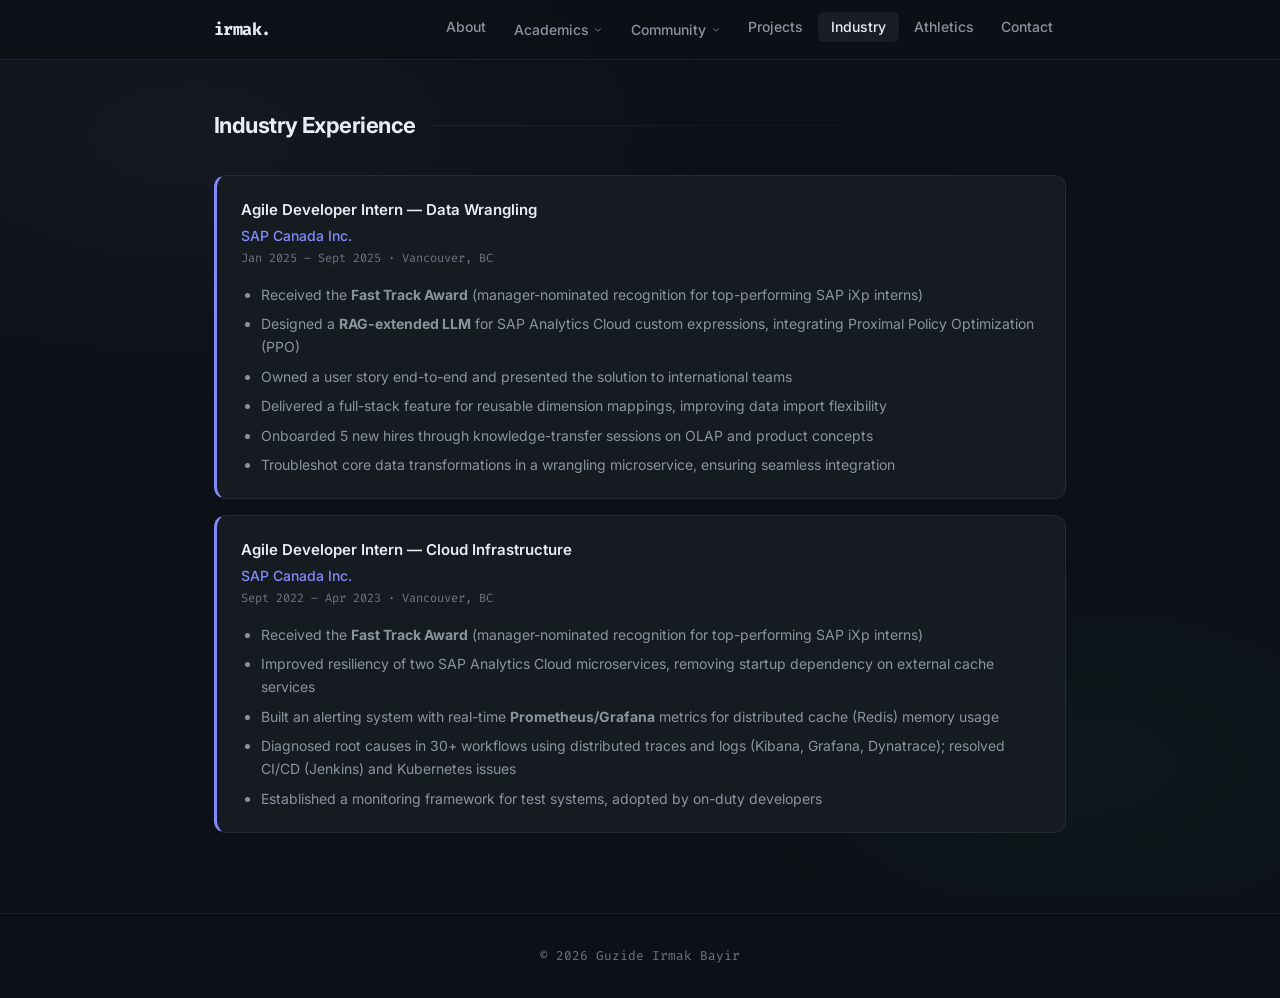
<file: industry.html>
<!DOCTYPE html>
<html lang="en">
<head>
  <meta charset="UTF-8">
  <meta name="viewport" content="width=device-width, initial-scale=1">
  <title>Industry Experience — Irmak Bayir</title>
  <link rel="preconnect" href="https://fonts.googleapis.com">
  <link rel="preconnect" href="https://fonts.gstatic.com" crossorigin>
  <link href="https://fonts.googleapis.com/css2?family=Inter:wght@300;400;500;600;700&family=Fira+Code:wght@400;500&family=Playfair+Display:wght@600&display=swap" rel="stylesheet">
  <link rel="stylesheet" href="style.css">
</head>
<body class="subpage">

  <nav id="navbar">
    <div class="nav-inner">
      <a href="index.html" class="nav-brand">irmak.</a>
      <ul class="nav-links">
        <li><a href="index.html">About</a></li>
        <li class="dropdown">
          <button type="button" class="nav-dropdown-toggle" data-pages="education.html,academic.html,conferences.html" aria-haspopup="true" aria-expanded="false">
            Academics
            <svg class="chevron" xmlns="http://www.w3.org/2000/svg" viewBox="0 0 24 24" fill="none" stroke="currentColor" stroke-width="2" stroke-linecap="round" stroke-linejoin="round"><path d="m6 9 6 6 6-6"/></svg>
          </button>
          <ul class="dropdown-menu">
            <li><a href="education.html">Education</a></li>
            <li><a href="academic.html">Academic Experience</a></li>
            <li><a href="conferences.html">Conferences</a></li>
          </ul>
        </li>
        <li class="dropdown">
          <button type="button" class="nav-dropdown-toggle" data-pages="gender-diversity.html,indigenous-initiatives.html" aria-haspopup="true" aria-expanded="false">
            Community
            <svg class="chevron" xmlns="http://www.w3.org/2000/svg" viewBox="0 0 24 24" fill="none" stroke="currentColor" stroke-width="2" stroke-linecap="round" stroke-linejoin="round"><path d="m6 9 6 6 6-6"/></svg>
          </button>
          <ul class="dropdown-menu">
            <li><a href="gender-diversity.html">Gender Diversity</a></li>
            <li><a href="indigenous-initiatives.html">Indigenous Initiatives</a></li>
          </ul>
        </li>
        <li><a href="projects.html">Projects</a></li>
        <li><a href="industry.html">Industry</a></li>
        <li><a href="athletics.html">Athletics</a></li>
        <li><a href="contact.html">Contact</a></li>
      </ul>
    </div>
  </nav>

  <main>
    <section id="industry">
      <h2 class="section-title">Industry Experience</h2>
      <div id="industry-list" class="timeline"></div>
    </section>
  </main>

  <footer>
    <p>&copy; 2026 Guzide Irmak Bayir</p>
  </footer>

  <script src="data.js"></script>
  <script src="render.js"></script>
  <script src="script.js"></script>
</body>
</html>
</file>
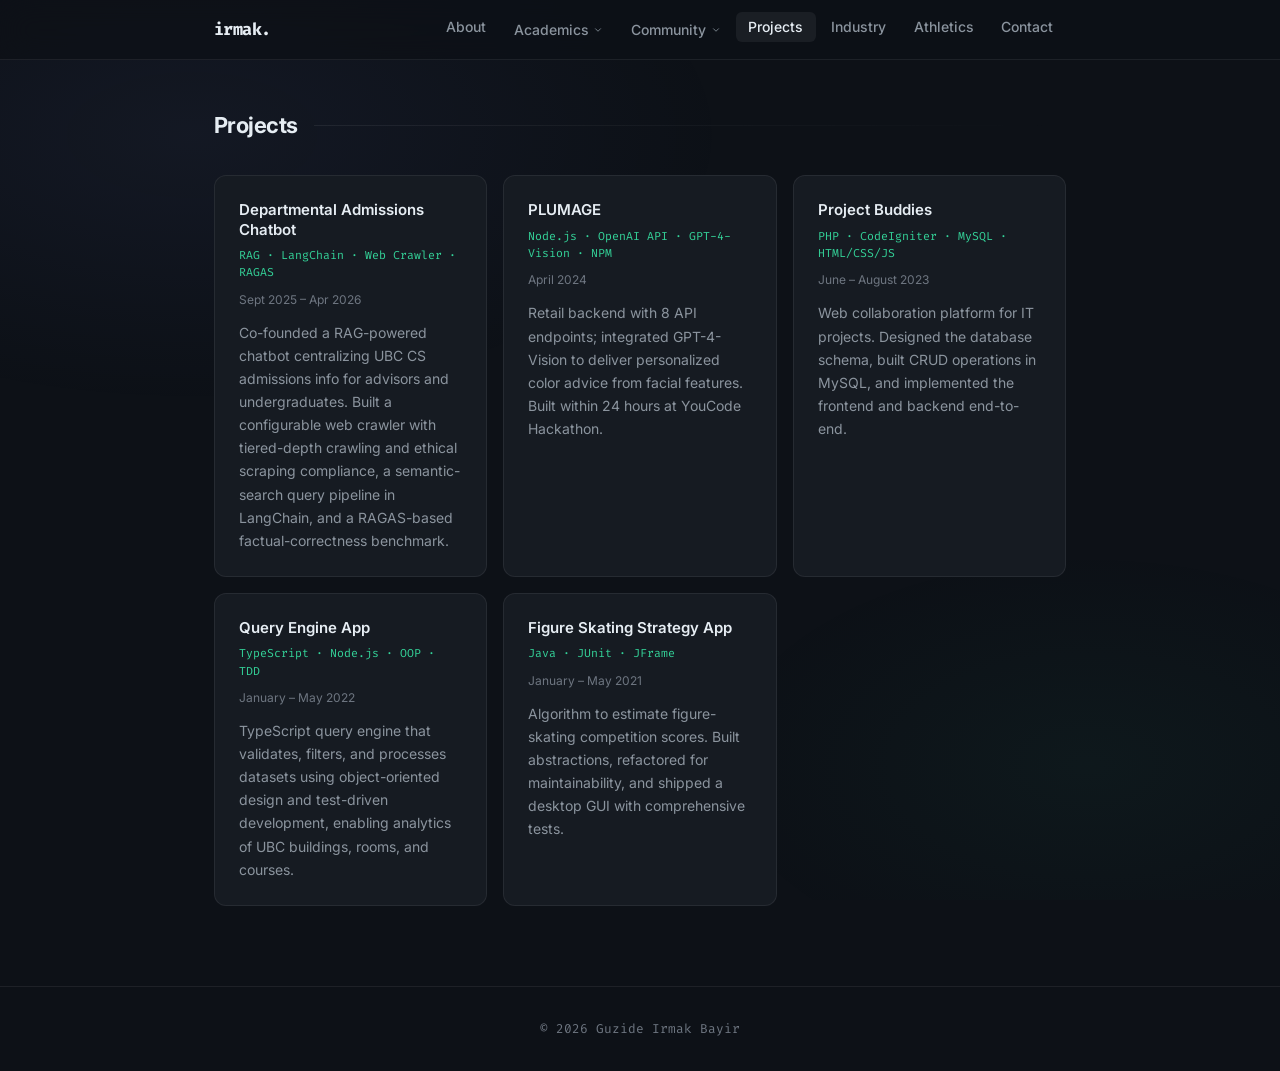
<file: projects.html>
<!DOCTYPE html>
<html lang="en">
<head>
  <meta charset="UTF-8">
  <meta name="viewport" content="width=device-width, initial-scale=1">
  <title>Projects — Irmak Bayir</title>
  <link rel="preconnect" href="https://fonts.googleapis.com">
  <link rel="preconnect" href="https://fonts.gstatic.com" crossorigin>
  <link href="https://fonts.googleapis.com/css2?family=Inter:wght@300;400;500;600;700&family=Fira+Code:wght@400;500&family=Playfair+Display:wght@600&display=swap" rel="stylesheet">
  <link rel="stylesheet" href="style.css">
</head>
<body class="subpage">

  <nav id="navbar">
    <div class="nav-inner">
      <a href="index.html" class="nav-brand">irmak.</a>
      <ul class="nav-links">
        <li><a href="index.html">About</a></li>
        <li class="dropdown">
          <button type="button" class="nav-dropdown-toggle" data-pages="education.html,academic.html,conferences.html" aria-haspopup="true" aria-expanded="false">
            Academics
            <svg class="chevron" xmlns="http://www.w3.org/2000/svg" viewBox="0 0 24 24" fill="none" stroke="currentColor" stroke-width="2" stroke-linecap="round" stroke-linejoin="round"><path d="m6 9 6 6 6-6"/></svg>
          </button>
          <ul class="dropdown-menu">
            <li><a href="education.html">Education</a></li>
            <li><a href="academic.html">Academic Experience</a></li>
            <li><a href="conferences.html">Conferences</a></li>
          </ul>
        </li>
        <li class="dropdown">
          <button type="button" class="nav-dropdown-toggle" data-pages="gender-diversity.html,indigenous-initiatives.html" aria-haspopup="true" aria-expanded="false">
            Community
            <svg class="chevron" xmlns="http://www.w3.org/2000/svg" viewBox="0 0 24 24" fill="none" stroke="currentColor" stroke-width="2" stroke-linecap="round" stroke-linejoin="round"><path d="m6 9 6 6 6-6"/></svg>
          </button>
          <ul class="dropdown-menu">
            <li><a href="gender-diversity.html">Gender Diversity</a></li>
            <li><a href="indigenous-initiatives.html">Indigenous Initiatives</a></li>
          </ul>
        </li>
        <li><a href="projects.html">Projects</a></li>
        <li><a href="industry.html">Industry</a></li>
        <li><a href="athletics.html">Athletics</a></li>
        <li><a href="contact.html">Contact</a></li>
      </ul>
    </div>
  </nav>

  <main>
    <section id="projects">
      <h2 class="section-title">Projects</h2>
      <div id="project-list" class="project-grid"></div>
    </section>
  </main>

  <footer>
    <p>&copy; 2026 Guzide Irmak Bayir</p>
  </footer>

  <script src="data.js"></script>
  <script src="render.js"></script>
  <script src="script.js"></script>
</body>
</html>
</file>
<file: style.css>
/* ===== RESET & BASE ===== */
*, *::before, *::after { box-sizing: border-box; margin: 0; padding: 0; }

:root {
  --bg:             #0d1117;
  --surface:        #161b22;
  --surface-hover:  #1c2333;
  --border:         rgba(255,255,255,0.07);
  --border-accent:  rgba(129,140,248,0.35);
  --text:           #e6edf3;
  --text-muted:     #8b949e;
  --text-dim:       #6e7681;
  --accent:         #818cf8;
  --accent-glow:    rgba(129,140,248,0.12);
  --accent-2:       #34d399;
  --font:           'Inter', system-ui, sans-serif;
  --font-mono:      'Fira Code', 'SF Mono', monospace;
  --font-serif:     'Playfair Display', Georgia, serif;
  --nav-h:          60px;
  --max-w:          900px;
  --radius:         12px;
  --shadow:         0 4px 24px rgba(0,0,0,0.5);
}

html { scroll-behavior: smooth; }

body {
  font-family: var(--font);
  background: var(--bg);
  color: var(--text);
  line-height: 1.6;
  font-size: 16px;
  min-height: 100vh;
}

/* Subtle radial glow on background */
body::before {
  content: '';
  position: fixed;
  inset: 0;
  background:
    radial-gradient(ellipse 70% 50% at 15% 15%, rgba(129,140,248,0.06) 0%, transparent 60%),
    radial-gradient(ellipse 50% 40% at 85% 85%, rgba(52,211,153,0.04) 0%, transparent 60%);
  pointer-events: none;
  z-index: 0;
}

main, nav, footer { position: relative; z-index: 1; }

/* ===== NAVIGATION ===== */
#navbar {
  position: fixed;
  top: 0; left: 0; right: 0;
  z-index: 1000;
  height: var(--nav-h);
  background: rgba(13,17,23,0.8);
  backdrop-filter: blur(16px);
  -webkit-backdrop-filter: blur(16px);
  border-bottom: 1px solid var(--border);
  transition: background 0.3s, border-color 0.3s;
}

#navbar.scrolled {
  background: rgba(13,17,23,0.95);
  border-bottom-color: rgba(255,255,255,0.1);
}

.nav-inner {
  max-width: var(--max-w);
  margin: 0 auto;
  height: 100%;
  display: flex;
  align-items: center;
  justify-content: space-between;
  padding: 0 1.5rem;
}

.nav-brand {
  font-weight: 700;
  font-size: 1.05rem;
  text-decoration: none;
  color: var(--text);
  letter-spacing: -0.03em;
  font-family: var(--font-mono);
  transition: color 0.2s;
}

.nav-brand:hover { color: var(--accent); }

.nav-links {
  list-style: none;
  display: flex;
  gap: 0.125rem;
}

.nav-links a {
  text-decoration: none;
  color: var(--text-muted);
  font-size: 0.875rem;
  font-weight: 500;
  padding: 0.4rem 0.8rem;
  border-radius: 6px;
  transition: color 0.2s, background 0.2s;
}

.nav-links a:hover,
.nav-links a.active {
  color: var(--text);
  background: rgba(255,255,255,0.06);
}

/* ===== NAV DROPDOWN (Academics) ===== */
.dropdown {
  position: relative;
}

.nav-dropdown-toggle {
  display: inline-flex;
  align-items: center;
  gap: 0.3rem;
  background: none;
  border: none;
  cursor: pointer;
  font-family: inherit;
  color: var(--text-muted);
  font-size: 0.875rem;
  font-weight: 500;
  padding: 0.4rem 0.8rem;
  border-radius: 6px;
  transition: color 0.2s, background 0.2s;
}

.nav-dropdown-toggle:hover,
.nav-dropdown-toggle.active {
  color: var(--text);
  background: rgba(255,255,255,0.06);
}

.nav-dropdown-toggle .chevron {
  width: 10px;
  height: 10px;
  transition: transform 0.2s;
}

.dropdown.open .nav-dropdown-toggle .chevron {
  transform: rotate(180deg);
}

.dropdown-menu {
  position: absolute;
  top: calc(100% + 0.5rem);
  left: 0;
  min-width: 200px;
  list-style: none;
  background: var(--surface);
  border: 1px solid var(--border);
  border-radius: 10px;
  padding: 0.4rem;
  box-shadow: var(--shadow);
  opacity: 0;
  visibility: hidden;
  transform: translateY(-6px);
  transition: opacity 0.15s ease, transform 0.15s ease, visibility 0.15s;
  z-index: 1100;
}

.dropdown.open .dropdown-menu {
  opacity: 1;
  visibility: visible;
  transform: translateY(0);
}

@media (hover: hover) and (pointer: fine) {
  .dropdown:hover .dropdown-menu {
    opacity: 1;
    visibility: visible;
    transform: translateY(0);
  }

  .dropdown:hover .nav-dropdown-toggle .chevron {
    transform: rotate(180deg);
  }
}

.dropdown-menu a {
  display: block;
  padding: 0.5rem 0.75rem;
  border-radius: 6px;
  font-size: 0.85rem;
  color: var(--text-muted);
  text-decoration: none;
  white-space: nowrap;
  transition: color 0.2s, background 0.2s;
}

.dropdown-menu a:hover,
.dropdown-menu a.active {
  color: var(--text);
  background: rgba(255,255,255,0.06);
}

/* ===== MAIN LAYOUT ===== */
main {
  max-width: var(--max-w);
  margin: 0 auto;
  padding: 0 1.5rem;
}

section {
  padding: 5rem 0;
}

/* Subpages (non-hero) need top clearance for the fixed navbar */
body.subpage main {
  padding-top: var(--nav-h);
  min-height: calc(100vh - var(--nav-h));
}

body.subpage section {
  padding-top: 3rem;
}

/* ===== HERO ===== */
.hero {
  min-height: 100vh;
  padding-top: var(--nav-h);
  position: relative;
}

/* Greeter (typing animation) */
#greeter {
  font-family: var(--font-mono);
  font-size: clamp(0.9rem, 1.5vw, 1.1rem);
  margin-bottom: 1rem;
  display: inline-flex;
  align-items: center;
  gap: 0.1rem;
  white-space: nowrap;
}

.caret { animation: blink 1s steps(2, start) infinite; }
@keyframes blink { 50% { opacity: 0; } }

/* Font classes for typing animation */
.font-display { font-family: var(--font); }
.font-serif   { font-family: var(--font-serif); }
.font-mono    { font-family: var(--font-mono); }

h1 {
  font-size: clamp(2.2rem, 5vw, 3.5rem);
  font-weight: 700;
  letter-spacing: -0.03em;
  line-height: 1.1;
  margin-bottom: 0.6rem;
  background: linear-gradient(135deg, #e6edf3 0%, var(--accent) 80%);
  -webkit-background-clip: text;
  background-clip: text;
  -webkit-text-fill-color: transparent;
}

.hero-subtitle {
  font-family: var(--font-mono);
  font-size: 0.875rem;
  color: var(--accent);
  font-weight: 500;
  margin-bottom: 1.25rem;
  letter-spacing: 0.01em;
}

.hero-bio {
  color: var(--text-muted);
  font-size: 0.9375rem;
  line-height: 1.75;
  margin-bottom: 1.25rem;
}

.hero-tags {
  display: flex;
  flex-wrap: wrap;
  gap: 0.5rem;
  margin-bottom: 1.75rem;
}

.tag {
  font-family: var(--font-mono);
  font-size: 0.75rem;
  padding: 0.3rem 0.75rem;
  background: var(--accent-glow);
  border: 1px solid var(--border-accent);
  border-radius: 9999px;
  color: var(--accent);
  white-space: nowrap;
}

.hero-links {
  display: flex;
  flex-wrap: wrap;
  gap: 0.625rem;
}

.icon-link {
  display: inline-flex;
  align-items: center;
  gap: 0.5rem;
  color: var(--text-muted);
  text-decoration: none;
  font-size: 0.875rem;
  font-weight: 500;
  padding: 0.5rem 0.875rem;
  border: 1px solid var(--border);
  border-radius: 8px;
  transition: color 0.2s, border-color 0.2s, background 0.2s;
  white-space: nowrap;
}

.icon-link svg { width: 15px; height: 15px; flex-shrink: 0; }

.icon-link:hover {
  color: var(--text);
  border-color: var(--border-accent);
  background: var(--accent-glow);
}

/* Photo */
.hero-photo {
  float: right;
  margin: 0 0 1.5rem 3rem;
  shape-outside: circle(50%);
  shape-margin: 1rem;
}

.photo-frame {
  width: 200px;
  height: 200px;
  border-radius: 50%;
  background: linear-gradient(135deg, var(--accent) 0%, var(--accent-2) 100%);
  padding: 3px;
  box-shadow: 0 0 48px rgba(129,140,248,0.25), 0 0 0 1px rgba(129,140,248,0.1);
}

.photo-inner {
  position: relative;
  width: 100%;
  height: 100%;
  border-radius: 50%;
  overflow: hidden;
  background: var(--surface);
}

.photo-placeholder {
  position: absolute;
  inset: 0;
  display: flex;
  align-items: center;
  justify-content: center;
  font-size: 2.5rem;
  font-weight: 700;
  color: var(--accent);
  letter-spacing: -0.02em;
  user-select: none;
}

.photo-inner img {
  position: absolute;
  inset: 0;
  width: 100%;
  height: 100%;
  object-fit: cover;
  border-radius: 50%;
  transition: opacity 0.3s;
}

/* Scroll hint chevron */
.scroll-hint {
  position: absolute;
  bottom: 2rem;
  left: 50%;
  transform: translateX(-50%);
  color: var(--text-dim);
  text-decoration: none;
  transition: color 0.2s, transform 0.2s;
  animation: bounce 2s ease-in-out infinite;
}

.scroll-hint:hover { color: var(--accent); }

.scroll-hint svg { width: 24px; height: 24px; }

@keyframes bounce {
  0%, 100% { transform: translateX(-50%) translateY(0); }
  50%       { transform: translateX(-50%) translateY(6px); }
}

/* ===== SECTION TITLE ===== */
.section-title {
  font-size: 1.375rem;
  font-weight: 700;
  letter-spacing: -0.025em;
  color: var(--text);
  margin-bottom: 2rem;
  display: flex;
  align-items: center;
  gap: 1rem;
}

.section-title::after {
  content: '';
  flex: 1;
  height: 1px;
  background: linear-gradient(to right, var(--border), transparent);
}

/* ===== PROJECTS ===== */
.project-grid {
  display: grid;
  grid-template-columns: repeat(auto-fill, minmax(260px, 1fr));
  gap: 1rem;
}

.project-card {
  background: var(--surface);
  border: 1px solid var(--border);
  border-radius: var(--radius);
  padding: 1.5rem;
  transition: border-color 0.2s, background 0.2s, transform 0.2s, box-shadow 0.2s;
  display: flex;
  flex-direction: column;
  gap: 0.5rem;
}

.project-card:hover {
  border-color: var(--border-accent);
  background: var(--surface-hover);
  transform: translateY(-2px);
  box-shadow: var(--shadow);
}

.project-card h3 {
  font-size: 0.9375rem;
  font-weight: 600;
  line-height: 1.3;
}

.project-card h3 a {
  color: var(--text);
  text-decoration: none;
  transition: color 0.2s;
}

.project-card h3 a:hover { color: var(--accent); }

.project-stack {
  font-family: var(--font-mono);
  font-size: 0.72rem;
  color: var(--accent-2);
  line-height: 1.5;
}

.project-date {
  font-size: 0.75rem;
  color: var(--text-dim);
}

.project-desc {
  font-size: 0.875rem;
  color: var(--text-muted);
  line-height: 1.65;
  margin-top: 0.25rem;
}

/* ===== EXPERIENCE TIMELINE ===== */
.timeline {
  display: flex;
  flex-direction: column;
  gap: 1rem;
}

.timeline-item {
  background: var(--surface);
  border: 1px solid var(--border);
  border-left: 3px solid var(--accent);
  border-radius: var(--radius);
  padding: 1.375rem 1.5rem;
  transition: border-left-color 0.2s, background 0.2s, transform 0.2s;
}

.timeline-item:hover {
  border-left-color: var(--accent-2);
  background: var(--surface-hover);
  transform: translateX(2px);
}

.timeline-item h3 {
  font-size: 0.9375rem;
  font-weight: 600;
  color: var(--text);
  margin-bottom: 0.2rem;
}

.timeline-item h3 a {
  color: var(--text);
  text-decoration: none;
  transition: color 0.2s;
}

.timeline-item h3 a:hover { color: var(--accent); }

.timeline-company {
  font-weight: 500;
  font-size: 0.875rem;
  color: var(--accent);
}

.timeline-date {
  font-family: var(--font-mono);
  font-size: 0.75rem;
  color: var(--text-dim);
  margin-top: 0.1rem;
  margin-bottom: 0.875rem;
}

.timeline-item ul {
  padding-left: 1.25rem;
}

.timeline-item li {
  font-size: 0.875rem;
  color: var(--text-muted);
  line-height: 1.65;
  margin-bottom: 0.4rem;
}

.timeline-item li:last-child { margin-bottom: 0; }

/* ===== EDUCATION ===== */
#education-block {
  display: flex;
  flex-direction: column;
  gap: 1rem;
}

.education-card {
  background: var(--surface);
  border: 1px solid var(--border);
  border-radius: var(--radius);
  padding: 1.75rem 2rem;
  transition: border-color 0.2s, background 0.2s;
}

.education-card:hover {
  border-color: var(--border-accent);
  background: var(--surface-hover);
}

.education-card h3 {
  font-size: 1.05rem;
  font-weight: 600;
  color: var(--text);
  margin-bottom: 0.25rem;
}

.education-degree {
  font-weight: 500;
  font-size: 0.9375rem;
  color: var(--accent);
  margin-bottom: 0.2rem;
}

.education-date {
  font-family: var(--font-mono);
  font-size: 0.75rem;
  color: var(--text-dim);
  margin-bottom: 0.875rem;
}

.education-details {
  font-size: 0.875rem;
  color: var(--text-muted);
  line-height: 1.65;
}

/* ===== CONTACT ===== */
#contact {
  text-align: center;
}

.contact-intro {
  color: var(--text-muted);
  font-size: 0.9375rem;
  margin-bottom: 2rem;
  max-width: 480px;
  margin-left: auto;
  margin-right: auto;
}

.contact-links {
  display: flex;
  justify-content: center;
  flex-wrap: wrap;
  gap: 0.75rem;
}

.contact-links a {
  display: inline-flex;
  align-items: center;
  gap: 0.5rem;
  padding: 0.625rem 1.25rem;
  border: 1px solid var(--border);
  border-radius: 8px;
  text-decoration: none;
  color: var(--text-muted);
  font-size: 0.875rem;
  font-weight: 500;
  transition: color 0.2s, border-color 0.2s, background 0.2s, transform 0.2s;
}

.contact-links a:hover {
  color: var(--text);
  border-color: var(--border-accent);
  background: var(--accent-glow);
  transform: translateY(-1px);
}

/* ===== FOOTER ===== */
footer {
  border-top: 1px solid var(--border);
  text-align: center;
  padding: 2rem 1.5rem;
  color: var(--text-dim);
  font-size: 0.8rem;
  font-family: var(--font-mono);
  position: relative;
  z-index: 1;
}

/* ===== RESPONSIVE ===== */
@media (max-width: 680px) {
  .hero {
    min-height: auto;
    padding-top: calc(var(--nav-h) + 3rem);
    padding-bottom: 4rem;
  }

  .hero-photo {
    float: none;
    shape-outside: none;
    margin: 0 auto 2rem;
    display: flex;
    justify-content: center;
  }

  .photo-frame { width: 150px; height: 150px; }

  .photo-placeholder { font-size: 1.8rem; }

  .scroll-hint { display: none; }

  .nav-links {
    overflow-x: auto;
    max-width: 62vw;
    -webkit-overflow-scrolling: touch;
    scrollbar-width: none;
  }

  .nav-links::-webkit-scrollbar { display: none; }

  .nav-links a,
  .nav-dropdown-toggle { font-size: 0.8rem; padding: 0.35rem 0.6rem; }

  .dropdown-menu { min-width: 180px; }

  .project-grid { grid-template-columns: 1fr; }

  section { padding: 3.5rem 0; }

  main { padding: 0 1.25rem; }
}

@media (max-width: 400px) {
  h1 { font-size: 2rem; }
}
</file>
